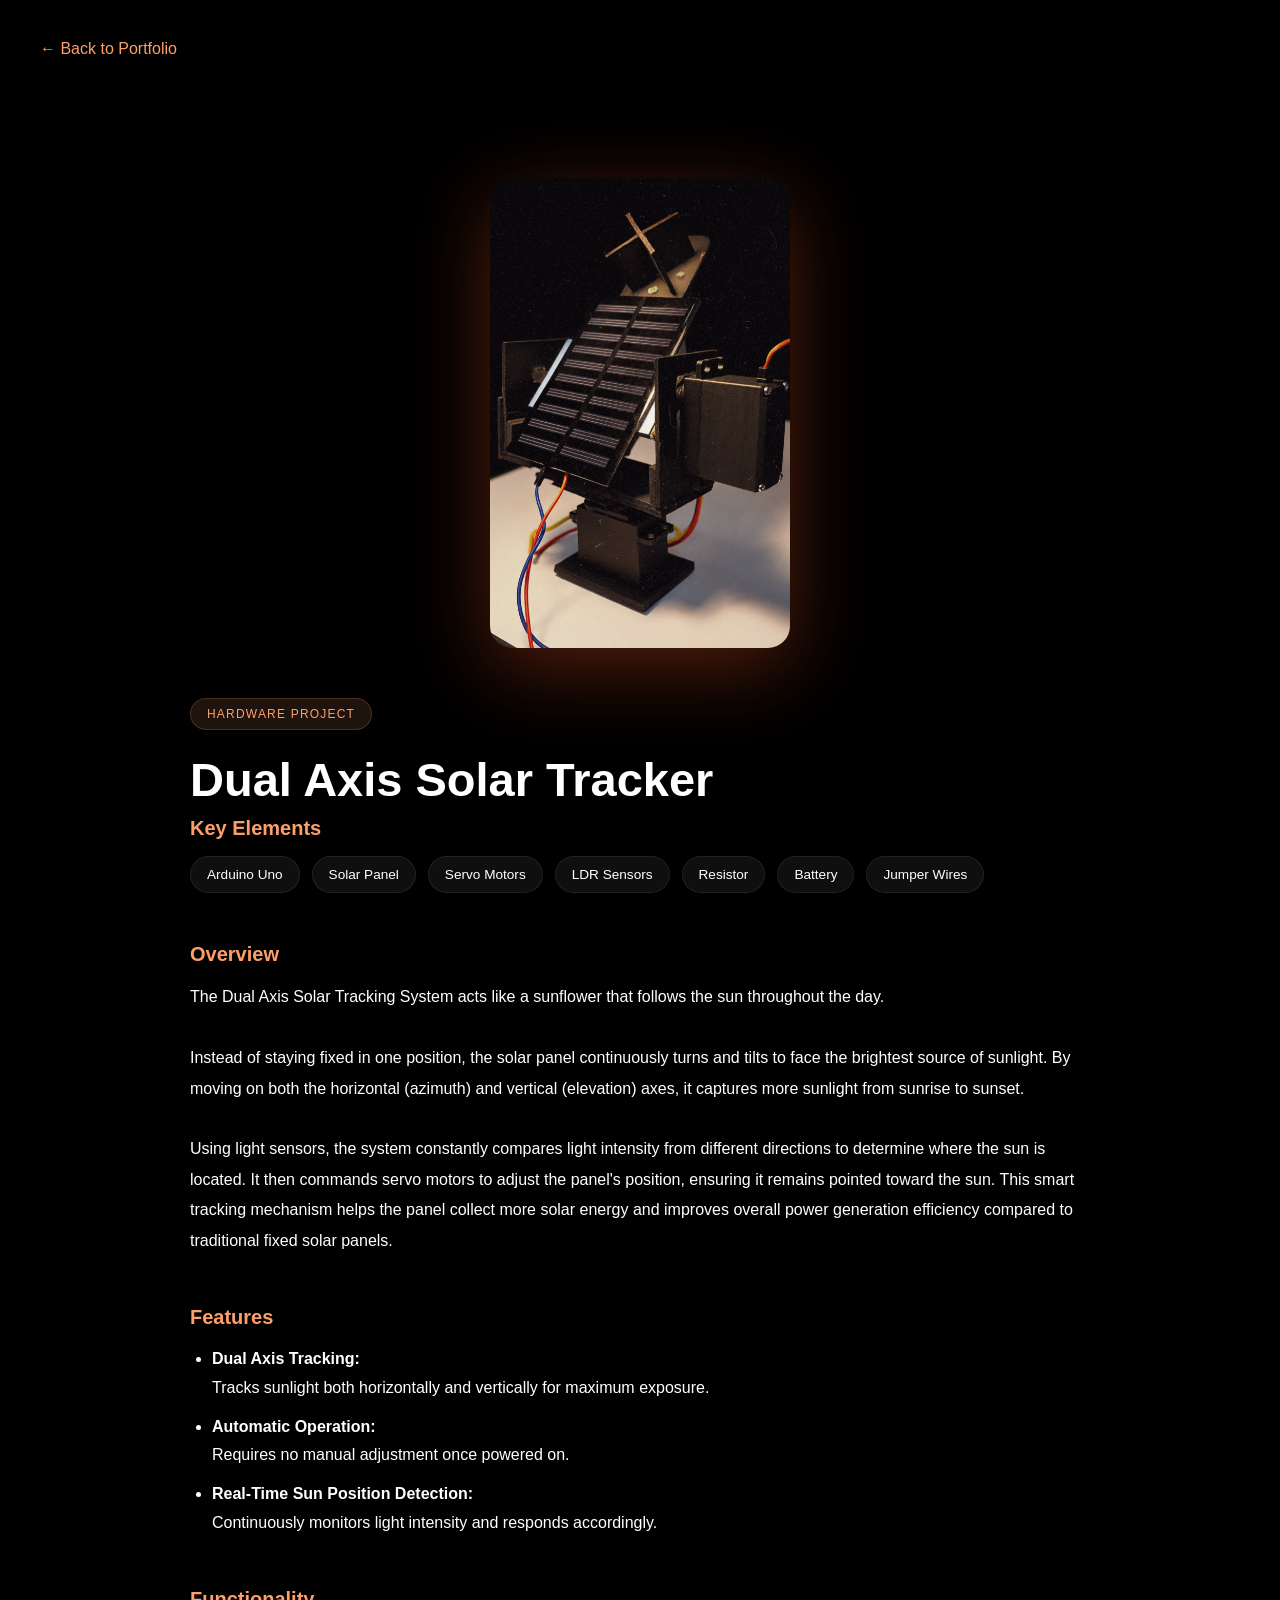
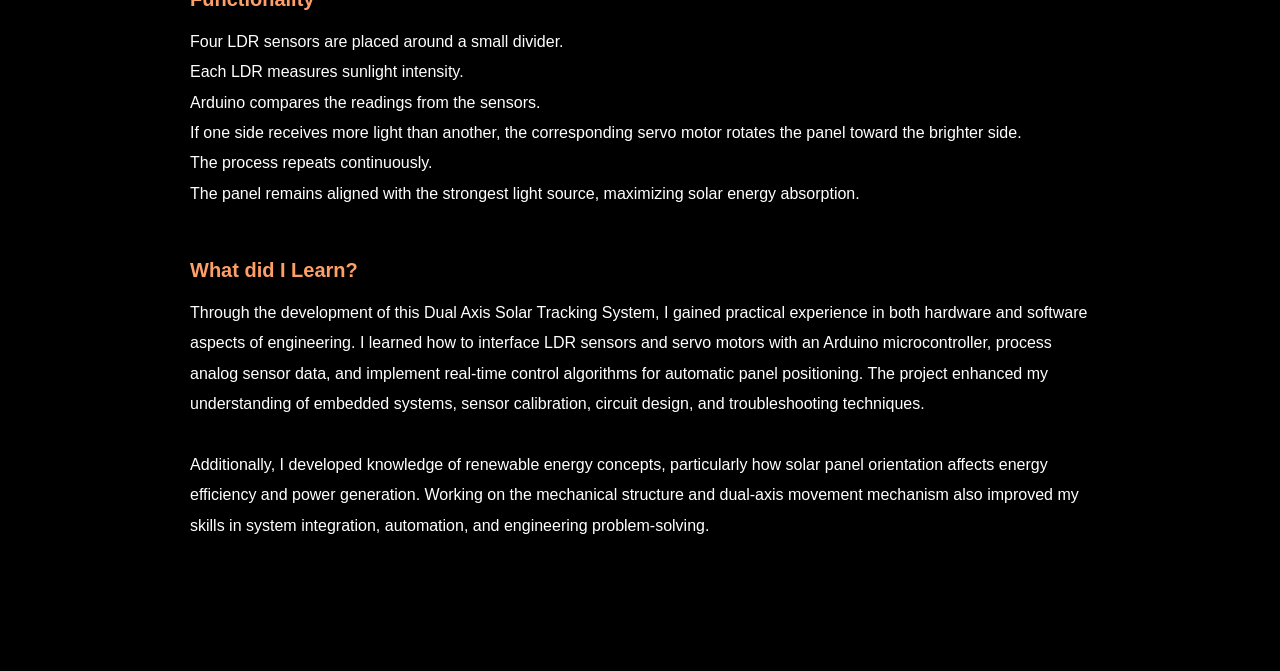
<file: dual-axis-solar-tracker.html>
<!DOCTYPE html>
<html lang="en">

<head>

    <meta charset="UTF-8">

    <meta name="viewport" content="width=device-width, initial-scale=1.0">

    <title>Dual Axis Solar Tracker</title>

    <link rel="stylesheet" href="css/style.css">

</head>

<body>

    <a href="index.html#hardware-projects" class="back-link">
    ← Back to Portfolio
</a>

    <section class="hardware-project-page">

        <div class="project-container">

            <div class="project-image-wrapper">

                <img
                    src="assets/hardware/solar_tracker.jpeg"
                    alt="Dual Axis Solar Tracker"
                    class="project-image"
                >

            </div>

            <div class="project-content">

                <span class="project-tag">
                    Hardware Project
                </span>

                <h1 class="project-title">
                    Dual Axis Solar Tracker
                </h1>

                <div class="content-block">

                    <h2>Key Elements</h2>

                    <div class="key-elements">

                        <span>Arduino Uno</span>
                        <span>Solar Panel</span>
                        <span>Servo Motors</span>
                        <span>LDR Sensors</span>
                        <span>Resistor</span>
                        <span>Battery</span>
                        <span>Jumper Wires</span>

                    </div>

                </div>

                <div class="content-block">

                    <h2>Overview</h2>

                    <p>
                        The Dual Axis Solar Tracking System acts like a sunflower that follows the sun throughout the day.<br><br>Instead of staying fixed in one position, the solar panel continuously turns and tilts to face the brightest source of sunlight. By moving on both the horizontal (azimuth) and vertical (elevation) axes, it captures more sunlight from sunrise to sunset.<br><br>Using light sensors, the system constantly compares light intensity from different directions to determine where the sun is located. It then commands servo motors to adjust the panel's position, ensuring it remains pointed toward the sun. This smart tracking mechanism helps the panel collect more solar energy and improves overall power generation efficiency compared to traditional fixed solar panels.
                    </p>

                </div>

                <div class="content-block">

                    <h2>Features</h2>

                    <ul>
                        <li><b>Dual Axis Tracking:</b><br>Tracks sunlight both horizontally and vertically for maximum exposure.</li>
                        <li><b>Automatic Operation:</b><br>Requires no manual adjustment once powered on.</li>
                        <li><b>Real-Time Sun Position Detection:</b><br>Continuously monitors light intensity and responds accordingly.</li>
                    </ul>

                </div>

                <div class="content-block">

                    <h2>Functionality</h2>

                    <p>
                        Four LDR sensors are placed around a small divider.<br>
                        Each LDR measures sunlight intensity.<br>
                        Arduino compares the readings from the sensors.<br>
                        If one side receives more light than another, the corresponding servo motor rotates the panel toward the brighter side.<br>
                        The process repeats continuously.<br>
                        The panel remains aligned with the strongest light source, maximizing solar energy absorption.
                    </p>

                </div>

                <div class="content-block">

                    <h2>What did I Learn?</h2>

                    <p>
                        Through the development of this Dual Axis Solar Tracking System, I gained practical experience in both hardware and software aspects of engineering. I learned how to interface LDR sensors and servo motors with an Arduino microcontroller, process analog sensor data, and implement real-time control algorithms for automatic panel positioning. The project enhanced my understanding of embedded systems, sensor calibration, circuit design, and troubleshooting techniques.<br><br>
                        Additionally, I developed knowledge of renewable energy concepts, particularly how solar panel orientation affects energy efficiency and power generation. Working on the mechanical structure and dual-axis movement mechanism also improved my skills in system integration, automation, and engineering problem-solving.
                    </p>

                </div>

            </div>

        </div>

    </section>

</body>

</html>
</file>
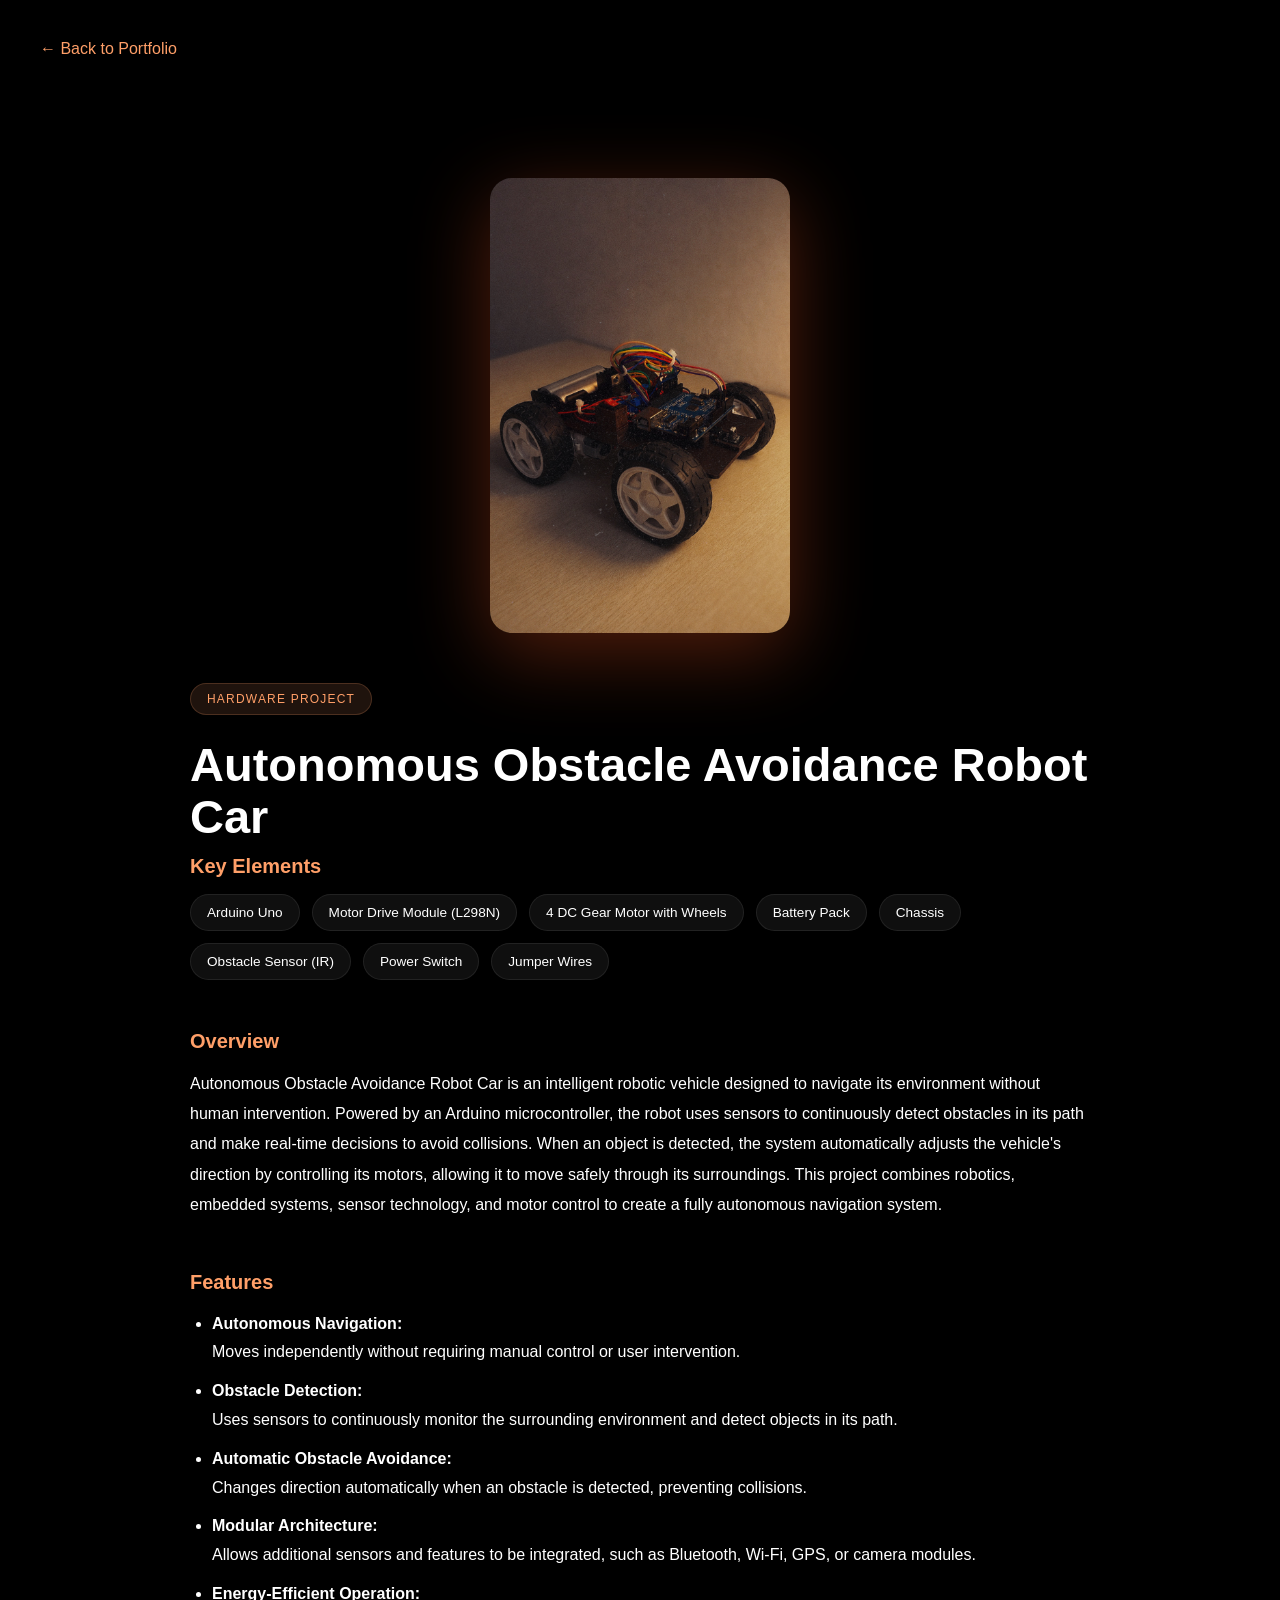
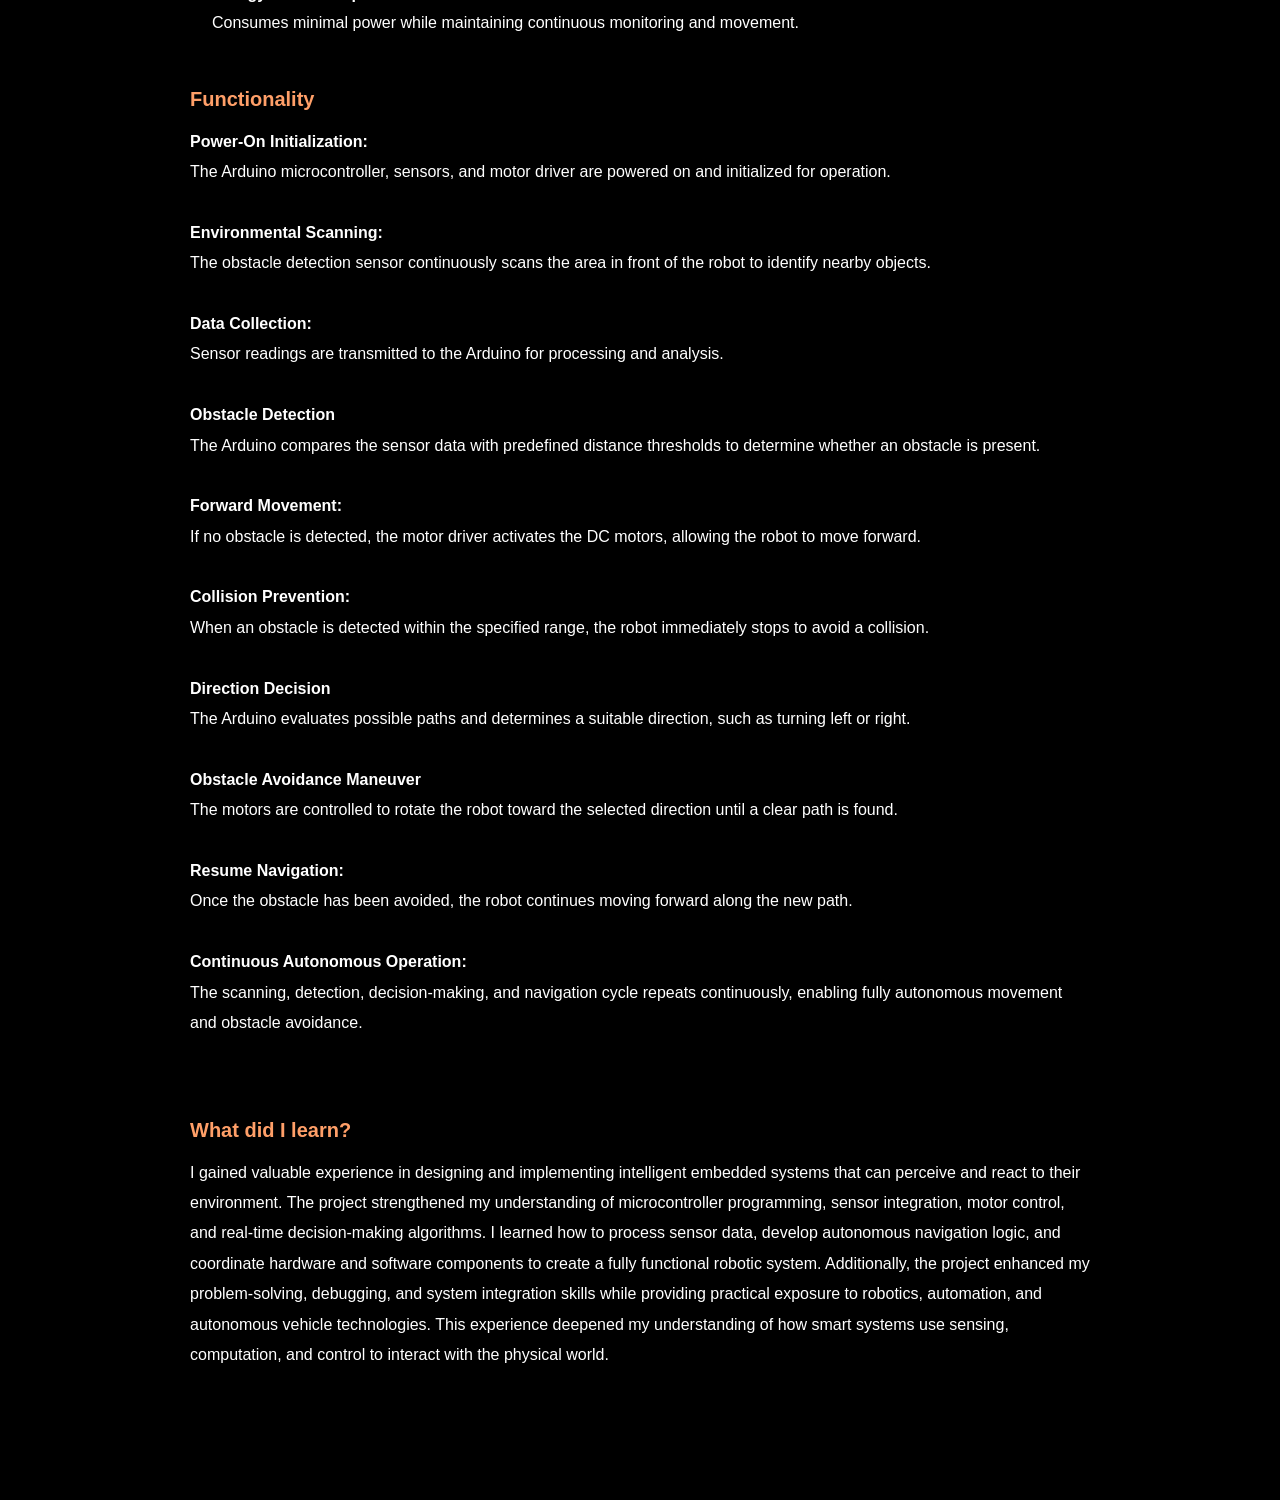
<file: obstacle-avoidance-car.html>
<!DOCTYPE html>
<html lang="en">

<head>

    <meta charset="UTF-8">

    <meta name="viewport" content="width=device-width, initial-scale=1.0">

    <title>Autonomous Obstacle Avoidance Robot Car</title>

    <link rel="stylesheet" href="css/style.css">

</head>

<body>

    <a href="index.html#hardware-projects" class="back-link">
    ← Back to Portfolio
</a>

    <section class="hardware-project-page">

        <div class="project-container">

            <div class="project-image-wrapper">

                <img
                    src="assets/hardware/obstacle_avoidance_car.jpeg"
                    alt="Autonomous Obstacle Avoidance Robot Car"
                    class="project-image"
                >

            </div>

            <div class="project-content">

                <span class="project-tag">
                    Hardware Project
                </span>

                <h1 class="project-title">
                    Autonomous Obstacle Avoidance Robot Car
                </h1>

                <div class="content-block">

                    <h2>Key Elements</h2>

                    <div class="key-elements">

                        <span>Arduino Uno</span>
                        <span>Motor Drive Module (L298N)</span>
                        <span>4 DC Gear Motor with Wheels</span>
                        <span>Battery Pack</span>
                        <span>Chassis</span>
                        <span>Obstacle Sensor (IR)</span>
                        <span>Power Switch</span>
                        <span>Jumper Wires</span>

                    </div>

                </div>

                <div class="content-block">

                    <h2>Overview</h2>

                    <p>
                        Autonomous Obstacle Avoidance Robot Car is an intelligent robotic 
                        vehicle designed to navigate its environment without human intervention. Powered by 
                        an Arduino microcontroller, the robot uses sensors to continuously detect obstacles 
                        in its path and make real-time decisions to avoid collisions. When an object is 
                        detected, the system automatically adjusts the vehicle's direction by controlling 
                        its motors, allowing it to move safely through its surroundings. This project 
                        combines robotics, embedded systems, sensor technology, and motor control to create 
                        a fully autonomous navigation system.
                    </p>

                </div>

                <div class="content-block">

                    <h2>Features</h2>

                    <ul>
                        <li><b>Autonomous Navigation:</b><br>Moves independently without requiring manual control or user intervention.</li>
                        <li><b>Obstacle Detection:</b><br>Uses sensors to continuously monitor the surrounding environment and detect objects in its path.</li>
                        <li><b>Automatic Obstacle Avoidance:</b><br>Changes direction automatically when an obstacle is detected, preventing collisions.</li>
                        <li><b>Modular Architecture:</b><br>Allows additional sensors and features to be integrated, such as Bluetooth, Wi-Fi, GPS, or camera modules.</li>
                        <li><b>Energy-Efficient Operation:</b><br>Consumes minimal power while maintaining continuous monitoring and movement.</li>
                    </ul>

                </div>

                <div class="content-block">

                    <h2>Functionality</h2>

                    <p>
                        <b>Power-On Initialization:</b><br>
                        The Arduino microcontroller, sensors, and motor driver are powered on and initialized for operation.<br><br>

                        <b>Environmental Scanning:</b><br>
                        The obstacle detection sensor continuously scans the area in front of the robot to identify nearby objects.<br><br>

                        <b>Data Collection:</b><br>
                        Sensor readings are transmitted to the Arduino for processing and analysis.<br><br>

                        <b>Obstacle Detection</b><br>
                        The Arduino compares the sensor data with predefined distance thresholds to determine whether an obstacle is present.<br><br>

                        <b>Forward Movement:</b><br>
                        If no obstacle is detected, the motor driver activates the DC motors, allowing the robot to move forward.<br><br>

                        <b>Collision Prevention:</b><br>
                        When an obstacle is detected within the specified range, the robot immediately stops to avoid a collision.<br><br>

                        <b>Direction Decision</b><br>
                        The Arduino evaluates possible paths and determines a suitable direction, such as turning left or right.<br><br>

                        <b>Obstacle Avoidance Maneuver</b><br>
                        The motors are controlled to rotate the robot toward the selected direction until a clear path is found.<br><br>

                        <b>Resume Navigation:</b><br>
                        Once the obstacle has been avoided, the robot continues moving forward along the new path.<br><br>

                        <b>Continuous Autonomous Operation:</b><br>
                        The scanning, detection, decision-making, and navigation cycle repeats continuously, enabling fully autonomous movement and obstacle avoidance.<br><br>
                    </p>

                </div>

                <div class="content-block">

                    <h2>What did I learn?</h2>

                    <p>
                        I gained valuable experience in designing and implementing intelligent embedded 
                        systems that can perceive and react to their environment. The project strengthened 
                        my understanding of microcontroller programming, sensor integration, motor control, 
                        and real-time decision-making algorithms. I learned how to process sensor data, 
                        develop autonomous navigation logic, and coordinate hardware and software components 
                        to create a fully functional robotic system. Additionally, the project enhanced my 
                        problem-solving, debugging, and system integration skills while providing practical 
                        exposure to robotics, automation, and autonomous vehicle technologies. This 
                        experience deepened my understanding of how smart systems use sensing, computation, 
                        and control to interact with the physical world.
                    </p>

                </div>

            </div>

        </div>

    </section>

</body>

</html>
</file>
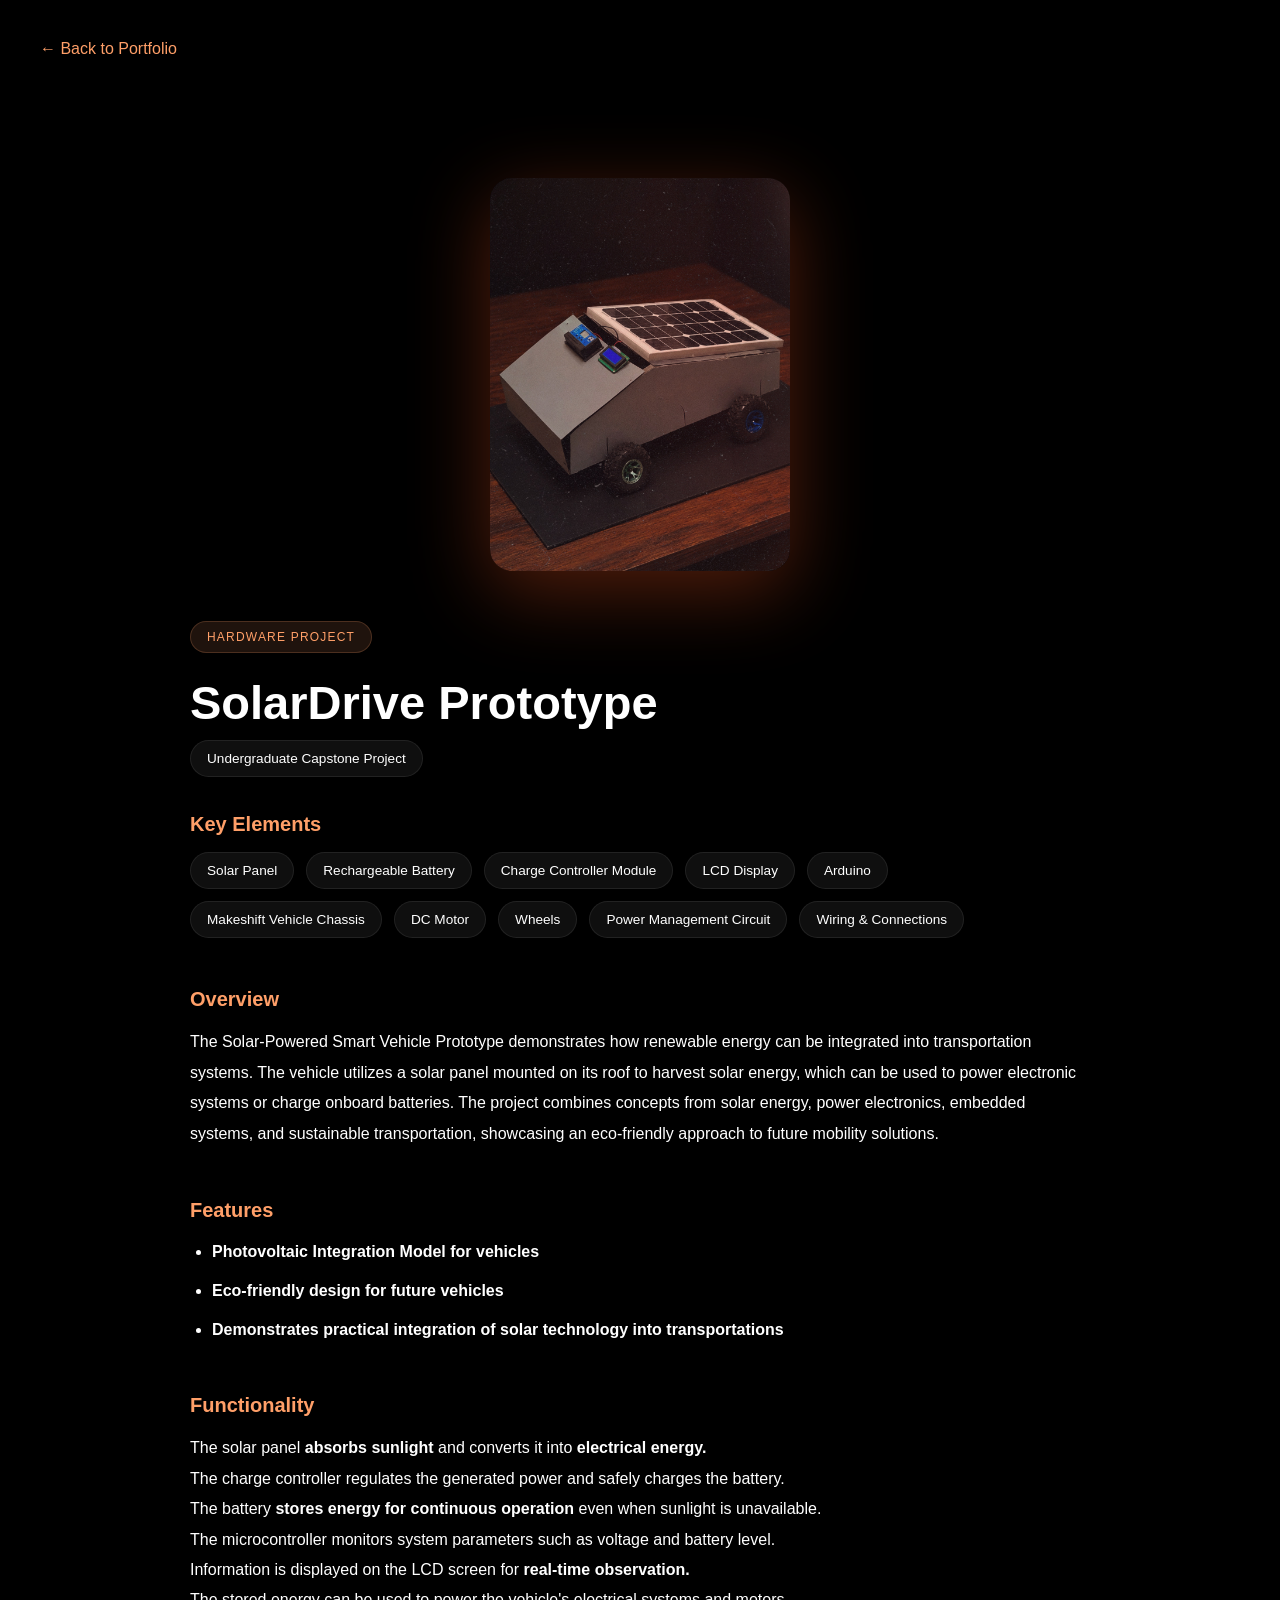
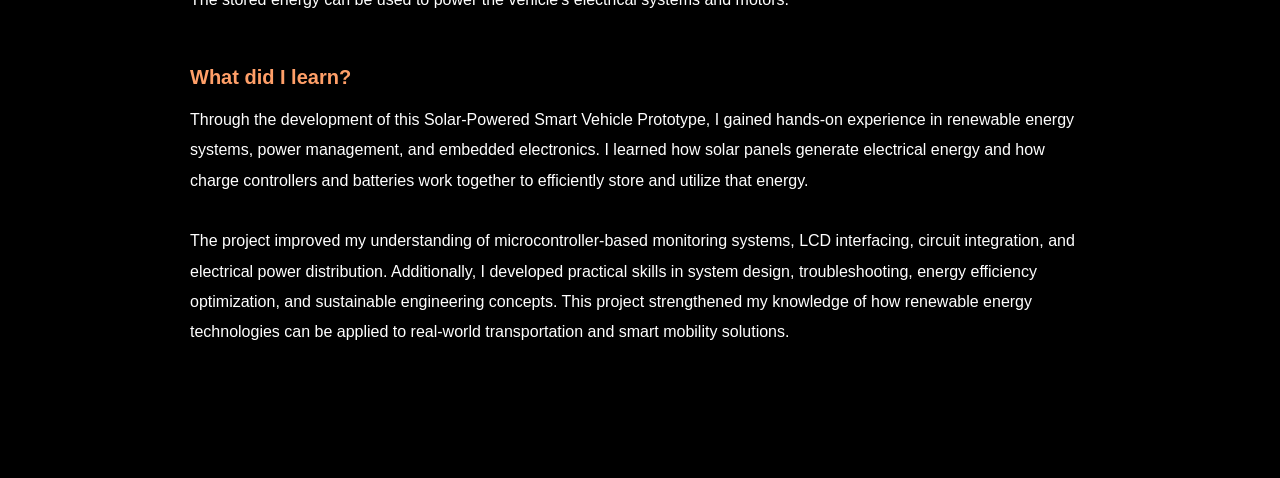
<file: solar-drive-ev.html>
<!DOCTYPE html>
<html lang="en">

<head>

    <meta charset="UTF-8">

    <meta name="viewport" content="width=device-width, initial-scale=1.0">

    <title>SolarDrive Prototype</title>

    <link rel="stylesheet" href="css/style.css">

</head>

<body>

    <a href="index.html#hardware-projects" class="back-link">
    ← Back to Portfolio
</a>

    <section class="hardware-project-page">

        <div class="project-container">

            <div class="project-image-wrapper">

                <img
                    src="assets/hardware/solar_drive_ev.jpeg"
                    alt="SolarDrive Prototype"
                    class="project-image"
                >

            </div>

            <div class="project-content">

                <span class="project-tag">
                    Hardware Project
                </span>

                <h1 class="project-title">
                    SolarDrive Prototype
                </h1>

                <div class="key-elements">
                    <span>Undergraduate Capstone Project</span>
                </div>

                <br>
                <br>

                <div class="content-block">

                    <h2>Key Elements</h2>

                    <div class="key-elements">

                        <span>Solar Panel</span>
                        <span>Rechargeable Battery</span>
                        <span>Charge Controller Module</span>
                        <span>LCD Display</span>
                        <span>Arduino</span>
                        <span>Makeshift Vehicle Chassis</span>
                        <span>DC Motor</span>
                        <span>Wheels</span>
                        <span>Power Management Circuit</span>
                        <span>Wiring & Connections</span>

                    </div>

                </div>

                <div class="content-block">

                    <h2>Overview</h2>

                    <p>
                        The Solar-Powered Smart Vehicle Prototype demonstrates how renewable energy can be integrated into transportation systems. The vehicle utilizes a solar panel mounted on its roof to harvest solar energy, which can be used to power electronic systems or charge onboard batteries. The project combines concepts from solar energy, power electronics, embedded systems, and sustainable transportation, showcasing an eco-friendly approach to future mobility solutions.
                    </p>

                </div>

                <div class="content-block">

                    <h2>Features</h2>

                    <ul>
                        <li><b>Photovoltaic Integration Model for vehicles</b></li>
                        <li><b>Eco-friendly design for future vehicles</b></li>
                        <li><b>Demonstrates practical integration of solar technology into transportations</b></li>
                        
                    </ul>

                </div>

                <div class="content-block">

                    <h2>Functionality</h2>

                    <p>
                        The solar panel <b>absorbs sunlight</b> and converts it into <b>electrical energy.</b><br>
                        The charge controller regulates the generated power and safely charges the battery.<br>
                        The battery <b>stores energy for continuous operation</b> even when sunlight is unavailable.<br>
                        The microcontroller monitors system parameters such as voltage and battery level.<br>
                        Information is displayed on the LCD screen for <b>real-time observation.</b><br>
                        The stored energy can be used to power the vehicle's electrical systems and motors.<br>             
                    </p>

                </div>

                <div class="content-block">

                    <h2>What did I learn?</h2>

                    <p>
                        Through the development of this Solar-Powered Smart Vehicle Prototype, I gained hands-on experience
                        in renewable energy systems, power management, and embedded electronics. I learned how solar panels 
                        generate electrical energy and how charge controllers and batteries work together to efficiently store 
                        and utilize that energy.<br><br> The project improved my understanding of microcontroller-based monitoring systems, 
                        LCD interfacing, circuit integration, and electrical power distribution. Additionally, I developed practical 
                        skills in system design, troubleshooting, energy efficiency optimization, and sustainable engineering concepts. 
                        This project strengthened my knowledge of how renewable energy technologies can be applied to real-world 
                        transportation and smart mobility solutions.
                    </p>

                </div>

            </div>

        </div>

    </section>

</body>

</html>
</file>
<file: css/style.css>
/* Global style */

* {
  margin: 0;
  padding: 0;
  box-sizing: border-box;
  font-family: 'Inter', sans-serif;
}

html {
  scroll-behavior: smooth;
}

body {
  overflow-x: hidden;
  background: #000000;
  color: white;
  transition: background 0.3s ease, color 0.3s ease;
}

.cursor-glow {
  position: fixed;
  width: 120px;
  height: 120px;
  border-radius: 50%;
  pointer-events: none;

  background: radial-gradient(
    circle,
    rgba(211, 82, 138, 0.65),
    rgba(214, 102, 137, 0.4),
    transparent 70%
  );

  filter: blur(40px);

  transform: translate(-50%, -50%);
}


/* Loader */

#loader {
  position: fixed;
  inset: 0;
  background: #000000;
  display: flex;
  justify-content: center;
  align-items: center;
  z-index: 9999;
  transition: opacity 0.5s ease;
}

.loader-circle {
  width: 60px;
  height: 60px;
  border: 8px solid rgba(255, 255, 255, 0.15);
  border-top-color: #d85c90;
  border-radius: 50%;
  animation: spin 1s linear infinite;
}

@keyframes spin {
  to {
    transform: rotate(360deg);
  }
}


/* Glassmorphism */

.glass {
  background: rgba(255, 255, 255, 0.05);
  backdrop-filter: blur(14px);
  -webkit-backdrop-filter: blur(14px);
  border: 1px solid rgba(255, 255, 255, 0.1);
  box-shadow: 0 8px 30px rgba(0, 0, 0, 0.2);
}


/* Text gradient */

.gradient-text {
  background: linear-gradient(to right, #f881c8, #fcc084);
  background-clip: text;
  -webkit-background-clip: text;
  -webkit-text-fill-color: transparent;
}


/* Hero glow */

.hero-glow {
  position: absolute;
  width: 700px;
  height: 700px;
  background: radial-gradient(
    circle,
    rgba(223, 105, 166, 0.35),
    transparent 70%
  );
  filter: blur(80px);
  z-index: 0;
}


/* Buttons */

.primary-btn {
  border: 2px solid rgba(255, 255, 255, 0.211);
  padding: 14px 28px;
  border-radius: 999px;
  transition: all 0.3s ease;
  display: inline-block;
}

.primary-btn:hover {
  background: rgba(255, 130, 21, 0.05);
  transform: translateY(-6px);
}

/* Section title */

.section-label {
  color: #f0a980;
  text-align: center;
  text-transform: uppercase;
  letter-spacing: 0.2em;
  margin-bottom: 1rem;
  font-size: 0.9rem;
}

.about-section-label{
  color: #f0a980 !important;
  text-align:left;
  text-transform: uppercase !important;
  letter-spacing: 0.2em !important;
  margin-bottom: 1rem !important;
  font-size: 0.9rem !important;
}

.section-title {
  font-size: 2rem;
  font-weight: 800;
  line-height: 1.2;
  margin-bottom: 1.5rem;
}

.center-title {
  text-align: center;
}


/* Social Icons */

.social-icon {
  width: 55px;
  height: 55px;
  display: flex;
  align-items: center;
  justify-content: center;
  border-radius: 999px;
  background: rgba(255, 255, 255, 0.05);
  border: 1px solid rgba(255, 255, 255, 0.1);
  transition: all 0.3s ease;
}

.social-icon:hover {
  transform: translateY(-7px);
  background: rgba(248, 134, 176, 0.2);
}


/* Timeline */

.timeline-item {
  position: relative;
  padding-bottom: 60px;
}

/* vertical segment */

.timeline-item::before {
  content: '';
  position: absolute;

  left: -1px;
  top: 45px;

  width: 2px;
  height: calc(100% - 20px);

  background: linear-gradient(
    to bottom,
    rgba(255, 183, 120, 0.8),
    rgba(255, 183, 120, 0.2)
  );
}

/* remove line from last item */

.timeline-item:last-child::before {
  display: none;
}

.timeline-dot {
  position: absolute;
  left: -23px;
  top: 0;

  width: 45px;
  height: 45px;

  border-radius: 50%;

  background: linear-gradient(
    to right,
    #f16399,
    #f6975c
  );

  display: flex;
  align-items: center;
  justify-content: center;

  z-index: 2;
}

/* Projects Section */

.projects-grid {

  display: grid;

  grid-template-columns:
    repeat(auto-fit, minmax(300px, 1fr));

  gap: 30px;
}

/* project card */

.project-card {

  position: relative;

  padding: 34px;

  border-radius: 30px;

  background:
    linear-gradient(
      145deg,
      rgba(255,255,255,0.06),
      rgba(255,255,255,0.03)
    );

  border: 1px solid rgba(255,255,255,0.08);

  backdrop-filter: blur(24px);

  transition:
    transform 0.35s ease,
    box-shadow 0.35s ease,
    border-color 0.35s ease;

  overflow: hidden;
}

/* hover */

.project-card:hover {

  transform:
    translateY(-10px);

  border-color:
    rgba(255,255,255,0.14);

  box-shadow:
    0 0 30px rgba(200, 89, 117, 0.3),
    0 0 70px rgba(177, 110, 38, 0.15);
}

.light-mode .project-card:hover {

  transform:
    translateY(-10px);

  border-color:
    rgba(255,255,255,0.14);

  box-shadow:
    0 0 25px rgba(157, 55, 80, 0.5),
    0 0 50px rgba(220, 141, 57, 0.4);
}

/* commissioned hover */

.commissioned-project:hover {

  box-shadow:
    0 0 30px rgba(34,197,94,0.55),
    0 0 70px rgba(34,197,94,0.3);

  border-color:
    rgba(34,197,94,0.22);
}

.light-mode .commissioned-project:hover {

  border-color:
    rgba(30, 157, 77, 0.25);

  box-shadow:
    0 0 30px rgba(69, 196, 115, 0.5),
    0 0 70px rgba(35, 164, 83, 0.3);
}

/* Title */

.project-card h3 {

  font-size: 1.8rem;

  font-weight: 700;

  margin-bottom: 14px;
}

/* category */

.project-category {

  color: #ffbe86;

  text-transform: uppercase;

  letter-spacing: 0.08em;

  font-size: 0.82rem;

  margin-bottom: 22px;
}

/* tech stack */

.project-tech {

  display: flex;
  flex-wrap: wrap;

  gap: 10px;

  margin-bottom: 26px;
}

.project-tech span {

  padding: 8px 16px;

  border-radius: 999px;

  background: rgba(255,255,255,0.06);

  border: 1px solid rgba(255,255,255,0.08);

  font-size: 0.78rem;

  color: #e5e7eb;
}

/* description */

.project-description {

  color: #d1d5db;

  line-height: 1.9;

  margin-bottom: 32px;
}

/* buttons */

.project-buttons {

  display: flex;
  gap: 14px;
}

.project-btn {

  padding: 12px 22px;

  border-radius: 999px;

  background:
    linear-gradient(
      to right,
      #ff8fab,
      #ffb86c
    );

  color: #111827;

  font-size: 0.88rem;

  font-weight: 600;

  transition: all 0.3s ease;
}

.project-btn:hover {

  transform:
    translateY(-2px);

  box-shadow:
    0 10px 25px rgba(255, 143, 171, 0.22);
}

/* Live Demo Button */

.demo-outline-btn {

  padding: 12px 22px;

  border-radius: 999px;

  background: rgba(255,255,255,0.04);

  border: 1px solid rgba(255,255,255,0.12);

  backdrop-filter: blur(14px);

  color: #f8fafc;

  font-size: 0.88rem;

  font-weight: 600;

  transition: all 0.3s ease;
}

.demo-outline-btn:hover {

  transform:
    translateY(-2px);

  background: rgba(255,255,255,0.08);

  border-color:
    rgba(255,255,255,0.22);

  box-shadow:
    0 10px 24px rgba(255,255,255,0.06);
}

/* light mode */

.light-mode .demo-outline-btn {

  background: rgba(255,255,255,0.7);

  border: 1px solid rgba(15,23,42,0.08);

  color: #0f172a;
}

.light-mode .demo-outline-btn:hover {

  background: rgba(255,255,255,0.92);

  border-color:
    rgba(15,23,42,0.12);
}

/* Comissioned tag */

.commissioned-tag {

  position: absolute;

  top: 24px;
  right: 24px;

  padding: 9px 16px;

  border-radius: 999px;

  background: rgba(34,197,94,0.14);

  border: 1px solid rgba(34,197,94,0.24);

  color: #4ade80;

  font-size: 0.68rem;

  font-weight: 700;

  letter-spacing: 0.12em;

  text-transform: uppercase;
}

/*Light Mode */

.light-mode .project-card {

  background:
    linear-gradient(
      145deg,
      rgba(255,255,255,0.94),
      rgba(248,250,252,0.9)
    );

  border: 1px solid rgba(0,0,0,0.06);

  box-shadow:
    0 10px 30px rgba(0,0,0,0.04);
}

.light-mode .project-card h3 {
  color: #0f172a;
}

.light-mode .project-description {
  color: #475569;
}

.light-mode .project-tech span {

  background: rgba(249,115,22,0.06);

  border: 1px solid rgba(249,115,22,0.08);

  color: #9a3412;
}

/* Responsive */

@media (max-width: 768px) {

  .projects-grid {

    grid-template-columns: 1fr;
  }

  .project-card {

    padding: 28px;
  }

}


/* tech badges */

.badge {
  padding: 6px 14px;
  border-radius: 999px;
  background: rgba(241, 178, 185, 0.2);
  color: #ffffff;
  font-size: 0.875rem;
}

/* Navigation bar */

.nav-link {
  position: relative;
  transition: all 0.3s ease;
}

.nav-link::after {
  content: '';
  position: absolute;
  left: 0;
  bottom: -8px;
  width: 0;
  height: 2px;
  background: #f5b16c;
  transition: width 0.3s ease;
}

.nav-link:hover::after,
.nav-link.active::after {
  width: 100%;
}


/* Scroll animation */

.fade-up,
.fade-left,
.fade-right {
  opacity: 0;
  transition: all 1s ease;
}

.fade-up {
  transform: translateY(40px);
}

.fade-left {
  transform: translateX(-40px);
}

.fade-right {
  transform: translateX(40px);
}

.show {
  opacity: 1;
  transform: translate(0);
}


/* Light Mode */

.light-mode {
  background: #ffffff;
  color: #0f172a;
}

.light-mode .glass,
.light-mode .project-card,
.light-mode .form-input,
.light-mode .social-icon {
  background: rgba(255, 255, 255, 0.92);
  border-color: rgba(0, 0, 0, 0.08);
}

.light-mode .text-slate-300,
.light-mode .text-slate-400 {
  color: #475569 !important;
}

.light-mode .form-input {
  color: #0f172a;
}

.light-mode .form-input::placeholder {
  color: #64748b;
}

.light-mode .primary-btn {
  border: 2px solid #12121236;
  padding: 14px 28px;
  border-radius: 999px;
  transition: all 0.3s ease;
  display: inline-block;
}

.light-mode .primary-btn:hover {
  background: #dd52750d;
  transform: translateY(-6px);
}

.light-mode .badge {
  padding: 6px 14px;
  border-radius: 999px;
  background: rgba(201, 73, 120, 0.6);
  color: #ffffff;
  font-size: 0.875rem;
}

.light-mode #loader {
  position: fixed;
  inset: 0;
  background: #ffffff;
  display: flex;
  justify-content: center;
  align-items: center;
  z-index: 9999;
  transition: opacity 0.5s ease;
}

.light-mode .loader-circle {
  width: 60px;
  height: 60px;
  border: 8px solid rgba(255, 255, 255, 0.15);
  border-top-color: #d85c90;
  border-radius: 50%;
  animation: spin 1s linear infinite;
}

/* Education */

.light-mode #education {
  background: #f8fafc;
}

/* cards */

.light-mode .education-card {
  background: rgba(255,255,255,0.85);
  border: 1px solid rgba(0,0,0,0.06);
}

/* degree title */

.light-mode .education-degree {
  color: #0f172a;
}

/* school name */

.light-mode .education-school {
  color: #475569;
}

/* year */

.light-mode .education-year {
  color: #d97706;
}

/* expandable text */

.light-mode .details-block ul {
  color: #475569;
}

/* headings */

.light-mode .details-block h4,
.light-mode .capstone-card h4 {
  color: #111827;
}

/* capstone paragraph */

.light-mode .capstone-card p {
  color: #475569;
}

/* capstone card */

.light-mode .capstone-card {
  background: linear-gradient(
    135deg,
    rgba(255,255,255,0.95),
    rgba(248,250,252,0.95)
  );

  border: 1px solid rgba(251, 146, 60, 0.18);

  box-shadow: 0 10px 30px rgba(0,0,0,0.04);
}

/* capstone label */

.light-mode .capstone-label {
  color: #c2410c;
}

/* tags */

.light-mode .edu-tag {
  background: rgba(249, 115, 22, 0.08);
  border: 1px solid rgba(249, 115, 22, 0.12);
  color: #9a3412;
}

/* button */

.light-mode .expand-btn {
  color: #c2410c;
}

/* timeline line */

.light-mode .timeline-item::before {
  background: linear-gradient(
    to bottom,
    rgba(251, 146, 60, 0.9),
    rgba(251, 146, 60, 0.25)
  );
}

/* Responsive*/

@media (max-width: 768px) {

  .section-title {
    font-size: 2.2rem;
  }

  .hero-glow {
    width: 350px;
    height: 350px;
  }

}

/* =========================
   EDUCATION
========================= */

.education-card {
  padding: 28px;
  border-radius: 28px;
  transition: all 0.4s ease;
  overflow: hidden;
}

.education-card:hover {
  transform: translateY(-8px);
  border-color: rgba(255, 180, 120, 0.25);
  box-shadow: 0 20px 50px rgba(244, 128, 180, 0.12);
}

.education-year {
  color: #f2a06b;
  font-size: 0.9rem;
  letter-spacing: 0.08em;
}

.education-degree {
  font-size: 1.8rem;
  font-weight: 700;
  margin-top: 12px;
}

.education-school {
  color: #cbd5e1;
  margin-top: 8px;
  margin-bottom: 20px;
}

/* tags */

.education-tags {
  display: flex;
  flex-wrap: wrap;
  gap: 10px;
  margin-bottom: 24px;
}

.edu-tag {
  padding: 8px 16px;
  border-radius: 999px;
  background: rgba(255,255,255,0.06);
  border: 1px solid rgba(255,255,255,0.08);
  font-size: 0.85rem;
}

/* button */

.expand-btn {
  border: none;
  outline: none;
  background: transparent;
  color: #f3b37c;
  display: flex;
  align-items: center;
  gap: 10px;
  cursor: pointer;
  font-weight: 600;
  transition: 0.3s ease;
}

.expand-btn:hover {
  transform: translateX(5px);
}

/* expandable */

.education-details {
  max-height: 0;
  overflow: hidden;
  opacity: 0;

  transition:
    max-height 0.5s ease,
    opacity 0.4s ease,
    margin-top 0.4s ease;
}

.education-card.active .education-details {
  max-height: fit-content;
  opacity: 1;
  margin-top: 28px;
}

.details-block,
.capstone-card {
  transform: translateY(15px);
  opacity: 0;
  transition: all 0.5s ease;
}

.education-card.active .details-block,
.education-card.active .capstone-card {
  transform: translateY(0);
  opacity: 1;
}

/* detail sections */

.details-block {
  margin-bottom: 28px;
}

.details-block h4 {
  font-size: 1.1rem;
  margin-bottom: 16px;
  color: #f7c18e;
}

.details-block ul {
  padding-left: 18px;
  color: #d1d5db;
  line-height: 2;
}

/* capstone */

.capstone-card {
  background: linear-gradient(
    135deg,
    rgba(255,255,255,0.08),
    rgba(255,255,255,0.03)
  );

  border: 1px solid rgba(255, 188, 120, 0.25);

  padding: 24px;
  border-radius: 24px;

  margin-bottom: 28px;

  position: relative;

  overflow: hidden;
}

.capstone-card::before {
  content: '';
  position: absolute;
  top: 0;
  left: 0;
  width: 6px;
  height: 100%;
  background: linear-gradient(to bottom, #f68ec4, #ffb36a);
}

.capstone-label {
  color: #ffbf86;
  text-transform: uppercase;
  letter-spacing: 0.15em;
  font-size: 0.75rem;
}

.capstone-card h4 {
  margin-top: 12px;
  font-size: 1.4rem;
  font-weight: 700;
}

.capstone-card p {
  margin-top: 12px;
  color: #d6d6d6;
  line-height: 1.8;
}

.expand-btn i {
  transition: transform 0.3s ease;
}

.education-card.active .expand-btn i {
  transform: rotate(180deg);
}

.education-card:first-child {
  border: 1px solid rgba(255, 185, 120, 0.18);
}


/* =========================
   TOOLS SECTION
========================= */

.tools-section {

    padding: 20px 20px 50px 20px !important;

    position: relative;
}

.tools-container {

    display: flex;

    justify-content: center;

    align-items: center;

    gap: 90px;

    flex-wrap: wrap;

    margin-top: 70px;
}

.tools-container img {
    max-width: 60px;
    max-height: 60px;
}

/* =========================
   TOOL ITEM
========================= */

.tool-item {

    position: relative;

    display: flex;

    flex-direction: column;

    align-items: center;

    gap: 18px;

    animation: toolFloat 5s ease-in-out infinite;
}

/* staggered animation */

.css-tool {
    animation-delay: 0.5s;
}

.js-tool {
    animation-delay: 1s;
}

.python-tool {
    animation-delay: 1.5s;
}

/* =========================
   ICON
========================= */

.tool-icon {

    position: relative;

    z-index: 2;

    font-size: 4rem;

    color: white;

    transition: all 0.35s ease;
}

/* =========================
   LABEL
========================= */

.tool-name {

    font-size: 0.95rem;

    font-weight: 600;

    letter-spacing: 0.08em;

    color: #cbd5e1;

    transition: all 0.35s ease;
}

/* =========================
   GLOW
========================= */

.tool-glow {
    position: absolute;
    top: 50%;
    left: 50%;
    transform: translate(-50%, -50%); 

    width: 90px;

    height: 90px;

    border-radius: 50%;

    filter: blur(25px);

    opacity: 0.45;

    transition: all 0.35s ease;
}

/* HTML */

.html-tool .tool-glow {
    background: rgba(255, 128, 64, 0.95);
}

/* CSS */

.css-tool .tool-glow {
    background: rgba(96, 165, 250, 0.95);
}

/* JavaScript */

.js-tool .tool-glow {
    background: rgba(250, 204, 21, 0.95);
}

/* Python */

.python-tool .tool-glow {
    background: rgba(96, 165, 250, 0.95);
}

/* SQL */

.sql-tool .tool-glow {
    background: rgba(152, 228, 85, 0.95);
}

.tool-icon {
    width: 60px;
    height: 60px;
    object-fit: contain;
    display: block;
}

/* =========================
   HOVER
========================= */

.tool-item:hover .tool-glow {

    opacity: 0.7;

    transform: scale(1.15);
}

.tool-item:hover .tool-icon {

    transform: scale(1.08);
}

.tool-item:hover .tool-name {

    color: white;
}

/* =========================
   FLOAT ANIMATION
========================= */

@keyframes toolFloat {

    0% {
        transform: translateY(0px);
    }

    50% {
        transform: translateY(-6px);
    }

    100% {
        transform: translateY(0px);
    }
}

/* =========================
   LIGHT MODE
========================= */

.light-mode .tool-icon {
    color: #0f172a;
}

.light-mode .tool-name {
    color: #334155;
}

.light-mode .tool-item:hover .tool-name {
    color: #0f172a;
}

/* =========================
   MOBILE
========================= */

@media (max-width: 768px) {

    .tools-container {

        gap: 50px;
    }

    .tool-icon {

        font-size: 3rem;
    }

}

/* =========================
   HARDWARE PROJECTS
========================= */

.hardware-section {

    padding: 50px 20px;
}

.hardware-grid {

    max-width: 1200px;

    margin: 70px auto 0;

    display: grid;

    grid-template-columns: repeat(3, 1fr);

    gap: 28px;

    padding-bottom: 60px;
}

/* =========================
   CARD
========================= */

.hardware-card {

    position: relative;

    aspect-ratio: 3 / 4;

    width: 250px;
    height: 350px;

    border-radius: 28px;

    cursor: pointer;

    box-shadow: 0px 5px 40px rgba(124, 124, 124, 0.3);

    display: flex;

    flex-direction: column;

    text-decoration: none;

    overflow: visible;
}

.hardware-card img {

    width: 100%;
    height: 100%;

    object-fit: cover;

    border-radius: 24px;

    transition:
        transform 0.45s ease,
        filter 0.45s ease;
}

/* =========================
   OVERLAY
========================= */

.hardware-overlay {

    position: absolute;

    inset: 0;

    background:
        linear-gradient(
            to top,
            rgba(0,0,0,0.82),
            rgba(0,0,0,0.25)
        );

    border-radius: 24px;

    display: flex;

    flex-direction: column;

    justify-content: flex-end;

    padding: 28px;

    transition: all 0.4s ease;
}

/* =========================
   CONTENT
========================= */

.hardware-content h3 {

    color: white;

    font-size: 1.1rem;

    margin-bottom: 8px;
}

.hardware-content p {

    color: rgba(255,255,255,0.75);

    font-size: 0.8rem;
}

/* =========================
   HOVER TEXT
========================= */

.hover-text {

    position: absolute;

    left: 50%;

    bottom: -35px;

    transform: translateX(-50%);

    color: #ffb86c;

    font-size: 0.9rem;

    font-weight: 600;

    opacity: 0;

    transition: all 0.3s ease;

    pointer-events: none;

    white-space: nowrap;
}

/* =========================
   HOVER
========================= */

.hardware-card:hover{
  box-shadow: 0px 10px 50px rgb(55, 172, 90, 0.8);
}

.hardware-card:hover img {

    transform: scale(1.05);

    filter: brightness(1.15);
}

.hardware-card:hover .hardware-overlay {

    background:
        linear-gradient(
            to top,
            rgba(0,0,0,0.0),
            rgba(0,0,0,0.0)
        );
}

.hardware-card:hover .hover-text {

    opacity: 1;

    bottom: -45px;
}

/* =========================
   LIGHT MODE
========================= */

.light-mode .hardware-card {

    box-shadow:
        0 15px 60px rgba(215, 45, 93, 0.7);
}

.light-mode .hardware-card:hover{
  box-shadow: 0px 20px 40px rgba(29, 220, 86, 0.8);
}

/* =========================
   MOBILE
========================= */

@media (max-width: 900px) {

    .hardware-grid {

        grid-template-columns: 1fr;

        max-width: 370px;
    }

}

.back-link {

    display: inline-block;

    margin-bottom: 40px;

    color: #ffb86c;

    text-decoration: none;

    transition: opacity 0.3s ease;
}

.back-link:hover {

    opacity: 0.7;
}

/* ==========================================
   HARDWARE PROJECT DETAIL PAGES
========================================== */

.hardware-project-page {
    min-height: 100vh;
    padding: 120px 20px 80px;
}

.project-container {
    max-width: 900px;
    margin: 0 auto;
}

/* ==========================================
   BACK BUTTON
========================================== */

.back-link {
    display: inline-block;
    margin: 40px 0 0 40px;
    text-decoration: none;
    color: #ff9f68;
    font-weight: 500;
    transition: all 0.3s ease;
}

.back-link:hover {
    opacity: 0.8;
    transform: translateX(-5px);
}

/* ==========================================
   IMAGE
========================================== */

.project-image-wrapper {
    display: flex;
    justify-content: center;
    margin-bottom: 50px;
}

.project-image {
    width: min(300px, 90%);
    border-radius: 22px;
    object-fit: cover;

    box-shadow:
        0 20px 80px rgba(237, 85, 35, 0.35);

    transition: all 0.3s ease;
}

.project-image:hover {
    transform: translateY(-6px);
    box-shadow:
        0 20px 80px rgba(230, 42, 83, 0.65);
}

/* ==========================================
   PROJECT HEADER
========================================== */

.project-tag {
    display: inline-block;

    padding: 8px 16px;

    border-radius: 999px;

    font-size: 0.75rem;

    letter-spacing: 0.1em;

    text-transform: uppercase;

    background: rgba(255, 159, 104, 0.12);

    border: 1px solid rgba(255, 159, 104, 0.2);

    color: #ff9f68;
}

.project-title {
    font-size: 47px;
    line-height: 1.1;
    margin: 24px 0 12px;
}

/* ==========================================
   CONTENT BLOCKS
========================================== */

.content-block {
    margin-bottom: 50px;
}

.content-block h2 {
    margin-bottom: 16px;
    color: #ff9f68;
    font-size: 1.25rem;
}

.content-block p {
    line-height: 1.9;
}

.content-block ul {
    padding-left: 22px;
}

.content-block li {
    margin-bottom: 10px;
    line-height: 1.8;
}

/* ==========================================
   KEY ELEMENTS
========================================== */

.key-elements {
    display: flex;
    flex-wrap: wrap;
    gap: 12px;
}

.key-elements span {
    padding: 10px 16px;

    border-radius: 999px;

    background: rgba(255,255,255,0.06);

    border: 1px solid rgba(255,255,255,0.08);

    font-size: 0.85rem;

    transition: all 0.3s ease;
}

.key-elements span:hover {
    padding: 10px 16px;

    border-radius: 999px;

    background: rgba(255,255,255,0.06);

    border: 1px solid rgba(102, 135, 243, 0.7);

    color: rgb(104, 173, 237);

    font-size: 0.85rem;

    box-shadow: 10px 5px 30px rgb(69, 69, 222, 0.5);

    transform: translateY(3px);
}

/* ==========================================
   LIGHT MODE
========================================== */

.light-mode .project-title {
    color: #0f172a;
}

.light-mode .content-block p,
.light-mode .content-block li {
    color: #475569;
}

.light-mode .key-elements span {
    background: rgba(249,115,22,0.08);
    border: 1px solid rgba(249,115,22,0.15);
    color: #9a3412;
}

/* ==========================================
   MOBILE
========================================== */

@media (max-width: 768px) {

    .hardware-project-page {
        padding-top: 100px;
    }

    .back-link {
        margin-left: 20px;
    }

    .project-title {
        margin-bottom: 40px;
    }

}

/* =================================
   FOLDER FOOTER
================================= */

.folder-footer {

    position: relative;

    top: 50px;

    max-width: 1200px;

    margin: 200px auto 50px;

    border: 1px solid rgba(255,255,255,0.08);

    border-radius: 24px;

    opacity: 0;

    transform: translateY(100px);

    transition:
        opacity 0.8s ease,
        transform 0.8s ease;
}

/* visible state */

.folder-footer.show {

    opacity: 1;

    transform: translateY(0);
}

/* =================================
   TAB
================================= */

.folder-tab {

    position: absolute;

    top: -45px;

    left: 80px;

    width: 180px;

    height: 45px;

    border:
        1px solid rgba(255,255,255,0.08);

    border-bottom: none;

    border-radius:
        18px 18px 0 0;

    display: flex;

    align-items: center;

    justify-content: center;
}

.folder-tab span {

    font-size: 0.9rem;

    color: #ff669c;

    letter-spacing: 0.08em;

    text-transform: uppercase;
}

/* =================================
   MAIN
================================= */

.footer-main {

    padding: 70px 60px;

    display: flex;

    justify-content: space-between;

    align-items: center;

    gap: 80px;
}

/* =================================
   LEFT
================================= */

.footer-info h2 {

    font-size: 2.8rem;

    font-weight: 600;

    margin-bottom: 12px;

    color: #cdc13d;
}

.footer-role {

    font-size: 1rem;

    margin-bottom: 14px;

    opacity: 0.9;
}

.footer-tagline {

    opacity: 0.7;
}

/* =================================
   RIGHT
================================= */

.footer-social-column {

    display: flex;

    flex-direction: column;

    gap: 18px;

    align-items: flex-end;

    justify-content: center;
}

/* =================================
   BOTTOM
================================= */

.footer-bottom {

    border-top:
        1px solid rgba(255,255,255,0.08);

    padding: 18px 60px;

    opacity: 0.6;

    font-size: 0.8rem;
}

/* =================================
   LIGHT MODE
================================= */

.light-mode .folder-footer {

    border:
        1px solid rgba(15,23,42,0.12);
}

.light-mode .folder-tab {

    border:
        1px solid rgba(15,23,42,0.12);

    border-bottom: none;
}

.light-mode .footer-bottom {

    border-top:
        1px solid rgba(15,23,42,0.12);
}

/* =================================
   MOBILE
================================= */

@media (max-width: 768px) {

    .footer-main {

        flex-direction: column;

        align-items: flex-start;

        padding: 50px 30px;
    }

    .footer-social-column {

        align-items: flex-start;
    }

    .folder-tab {

        left: 30px;
    }

}
</file>
